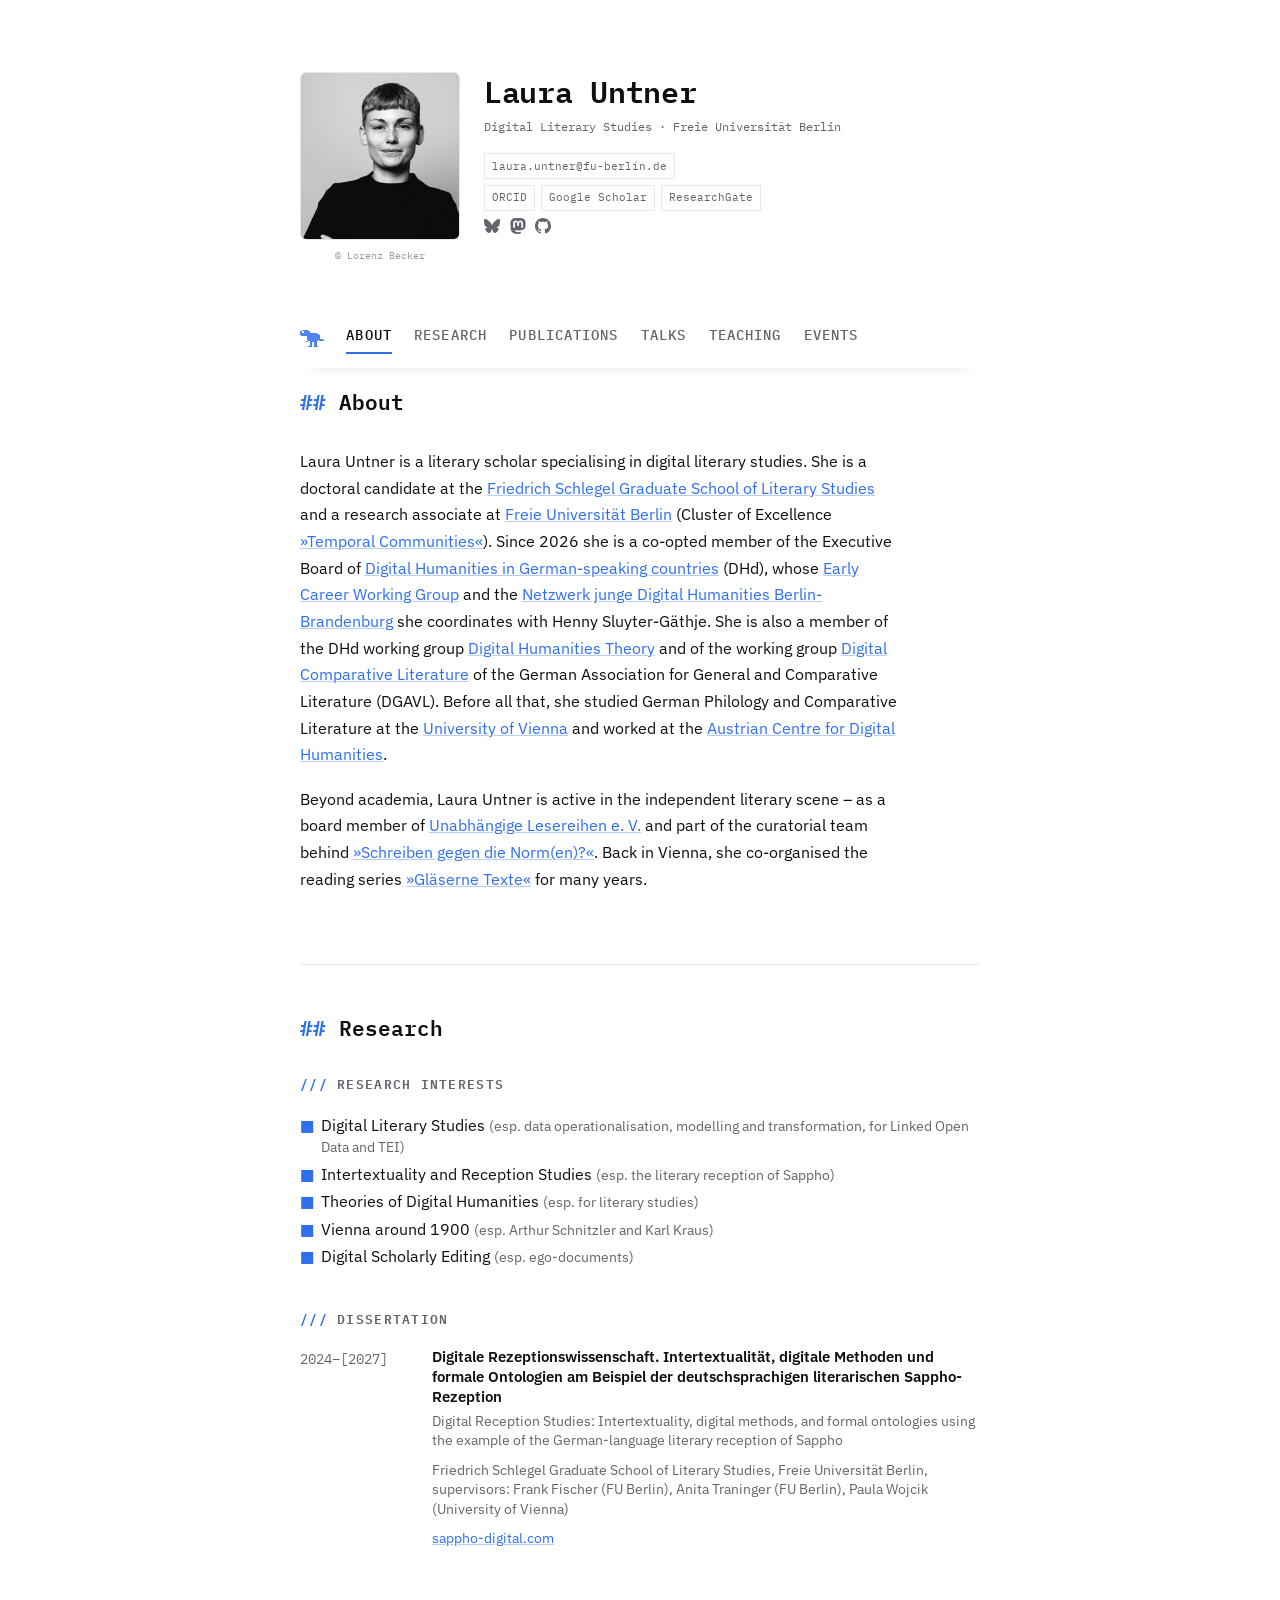
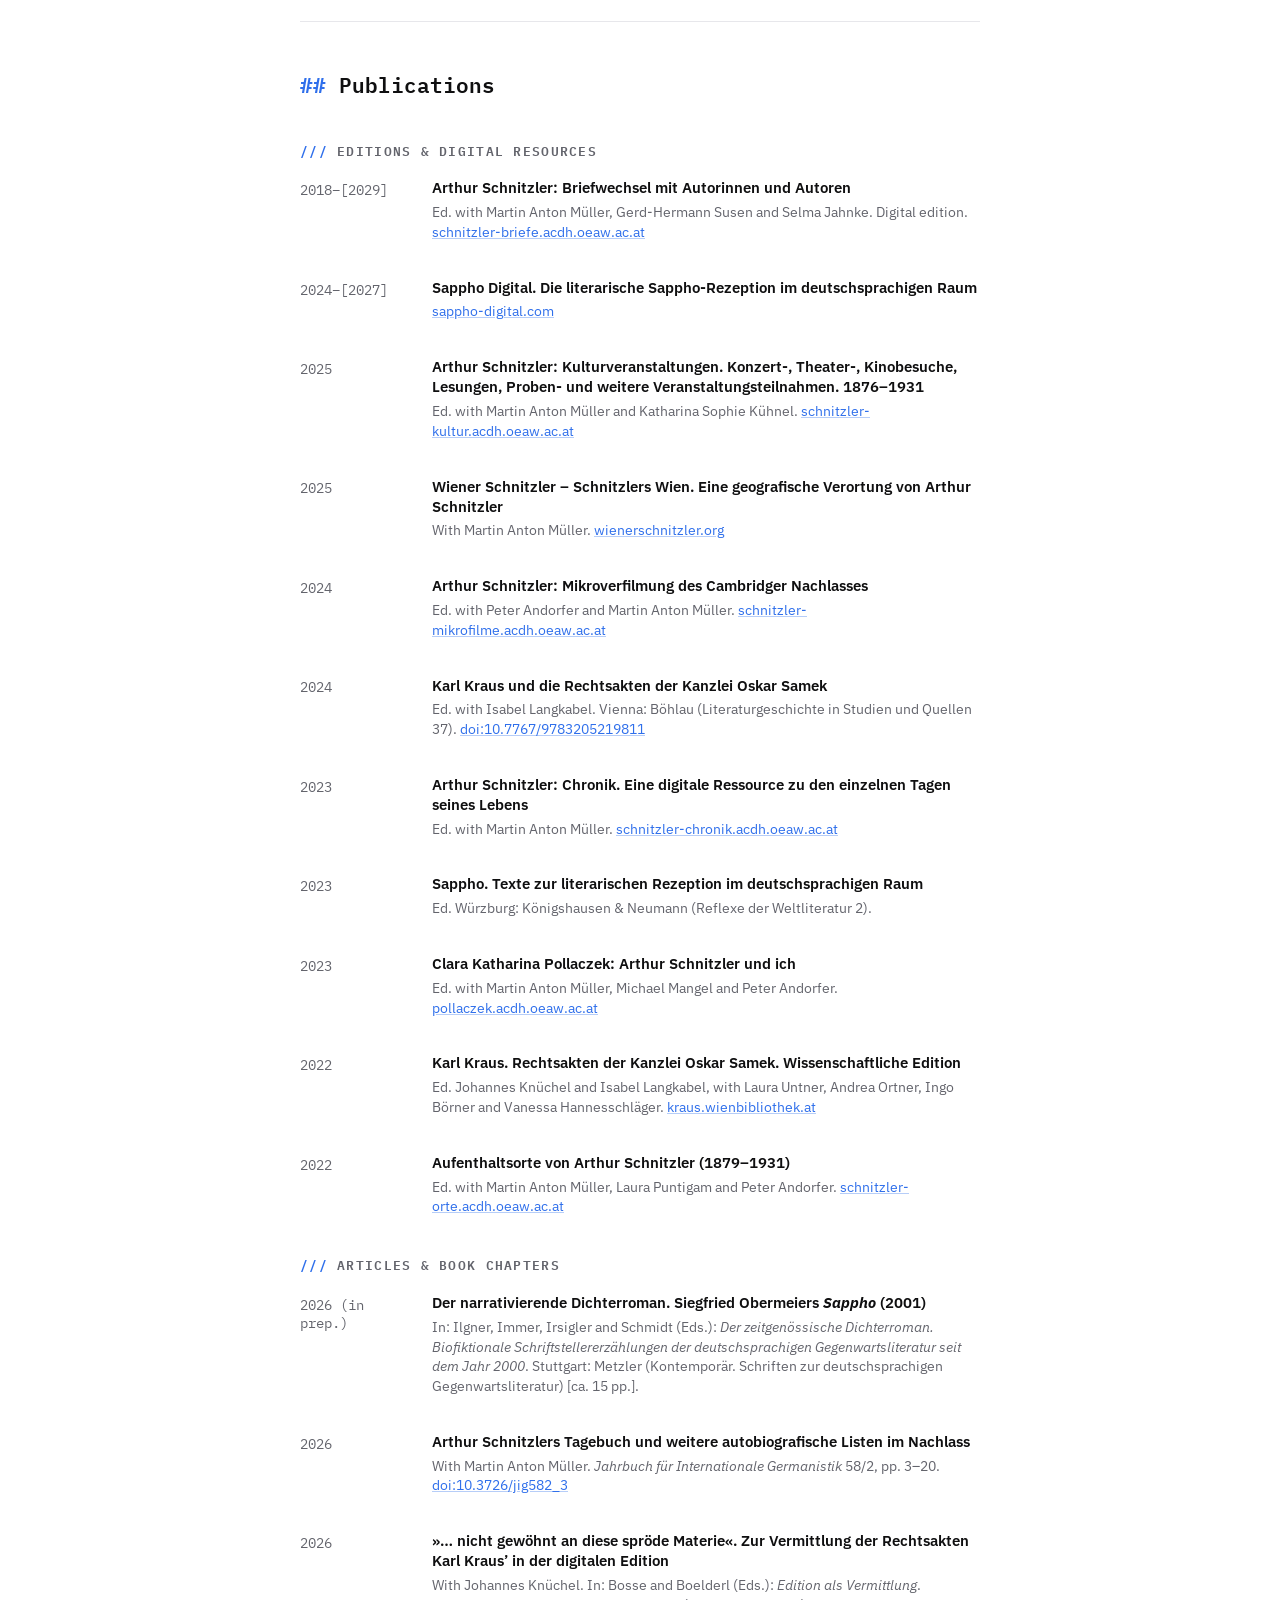
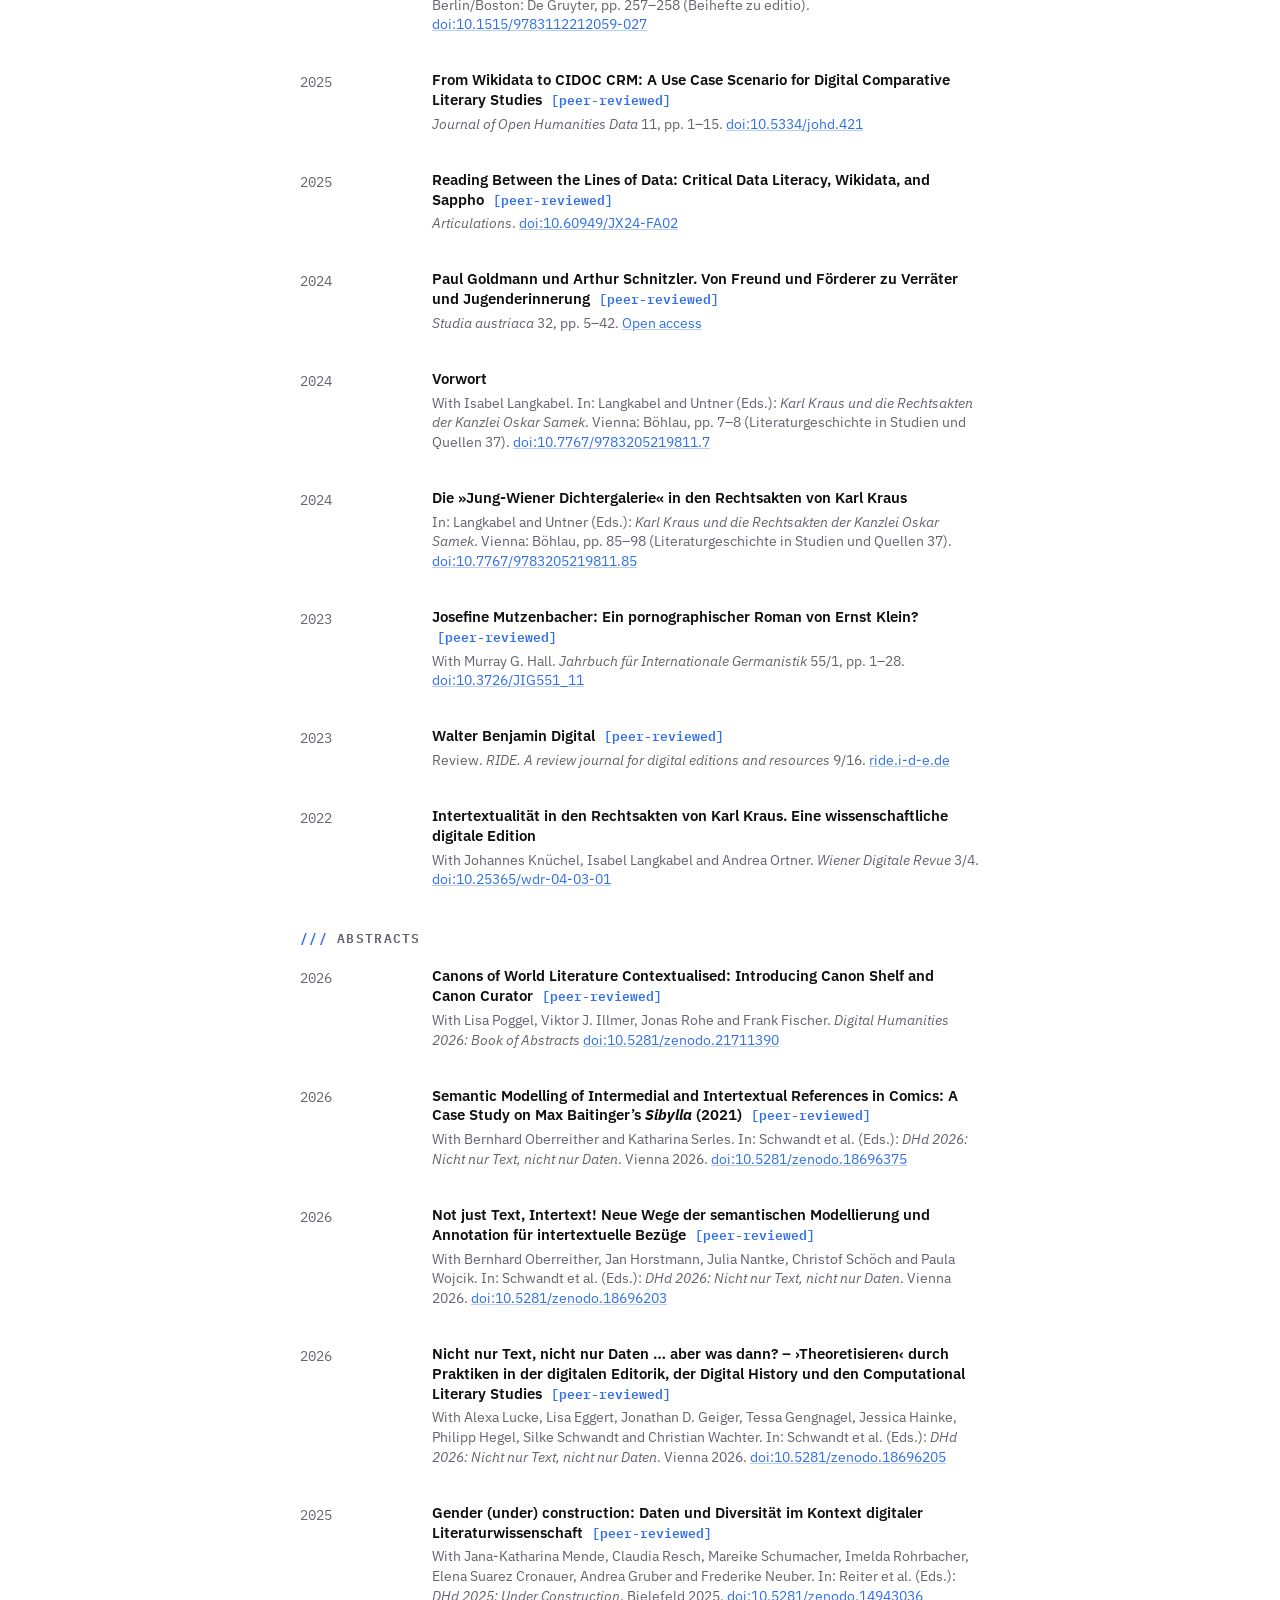
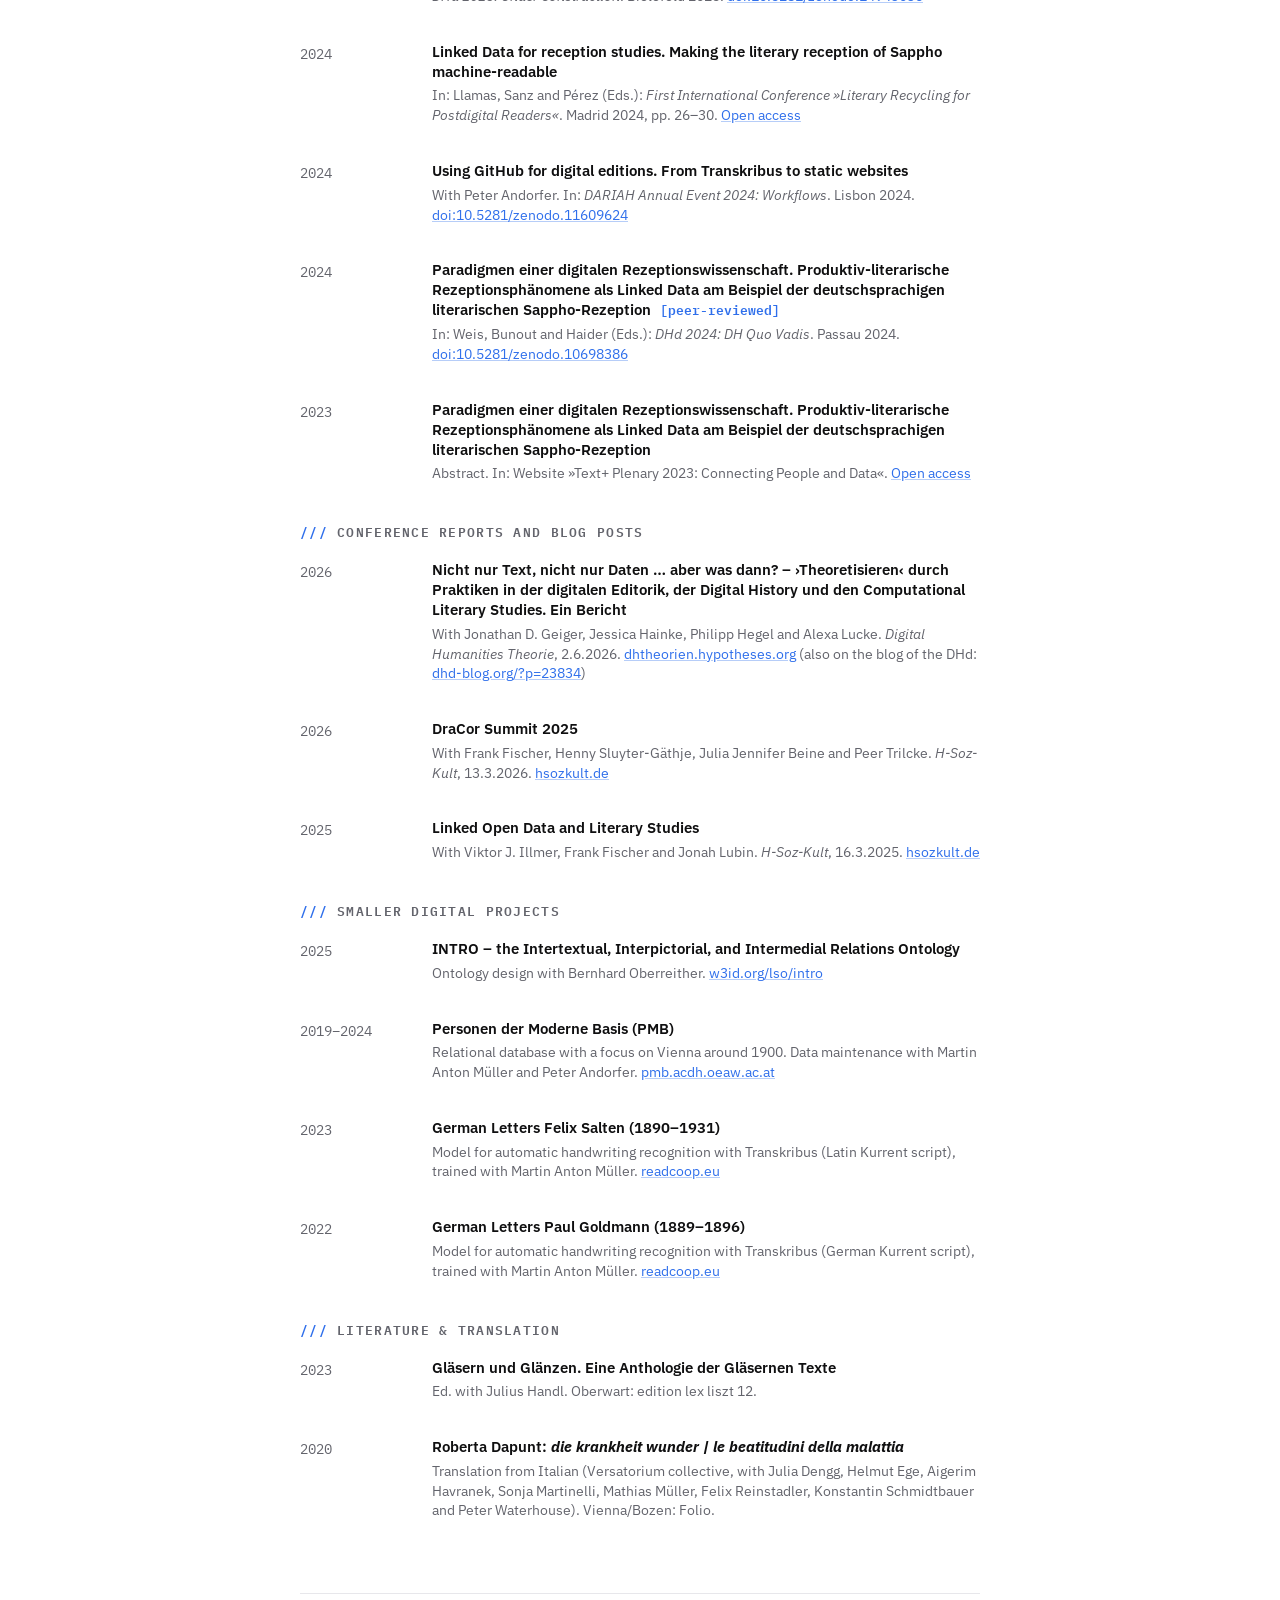
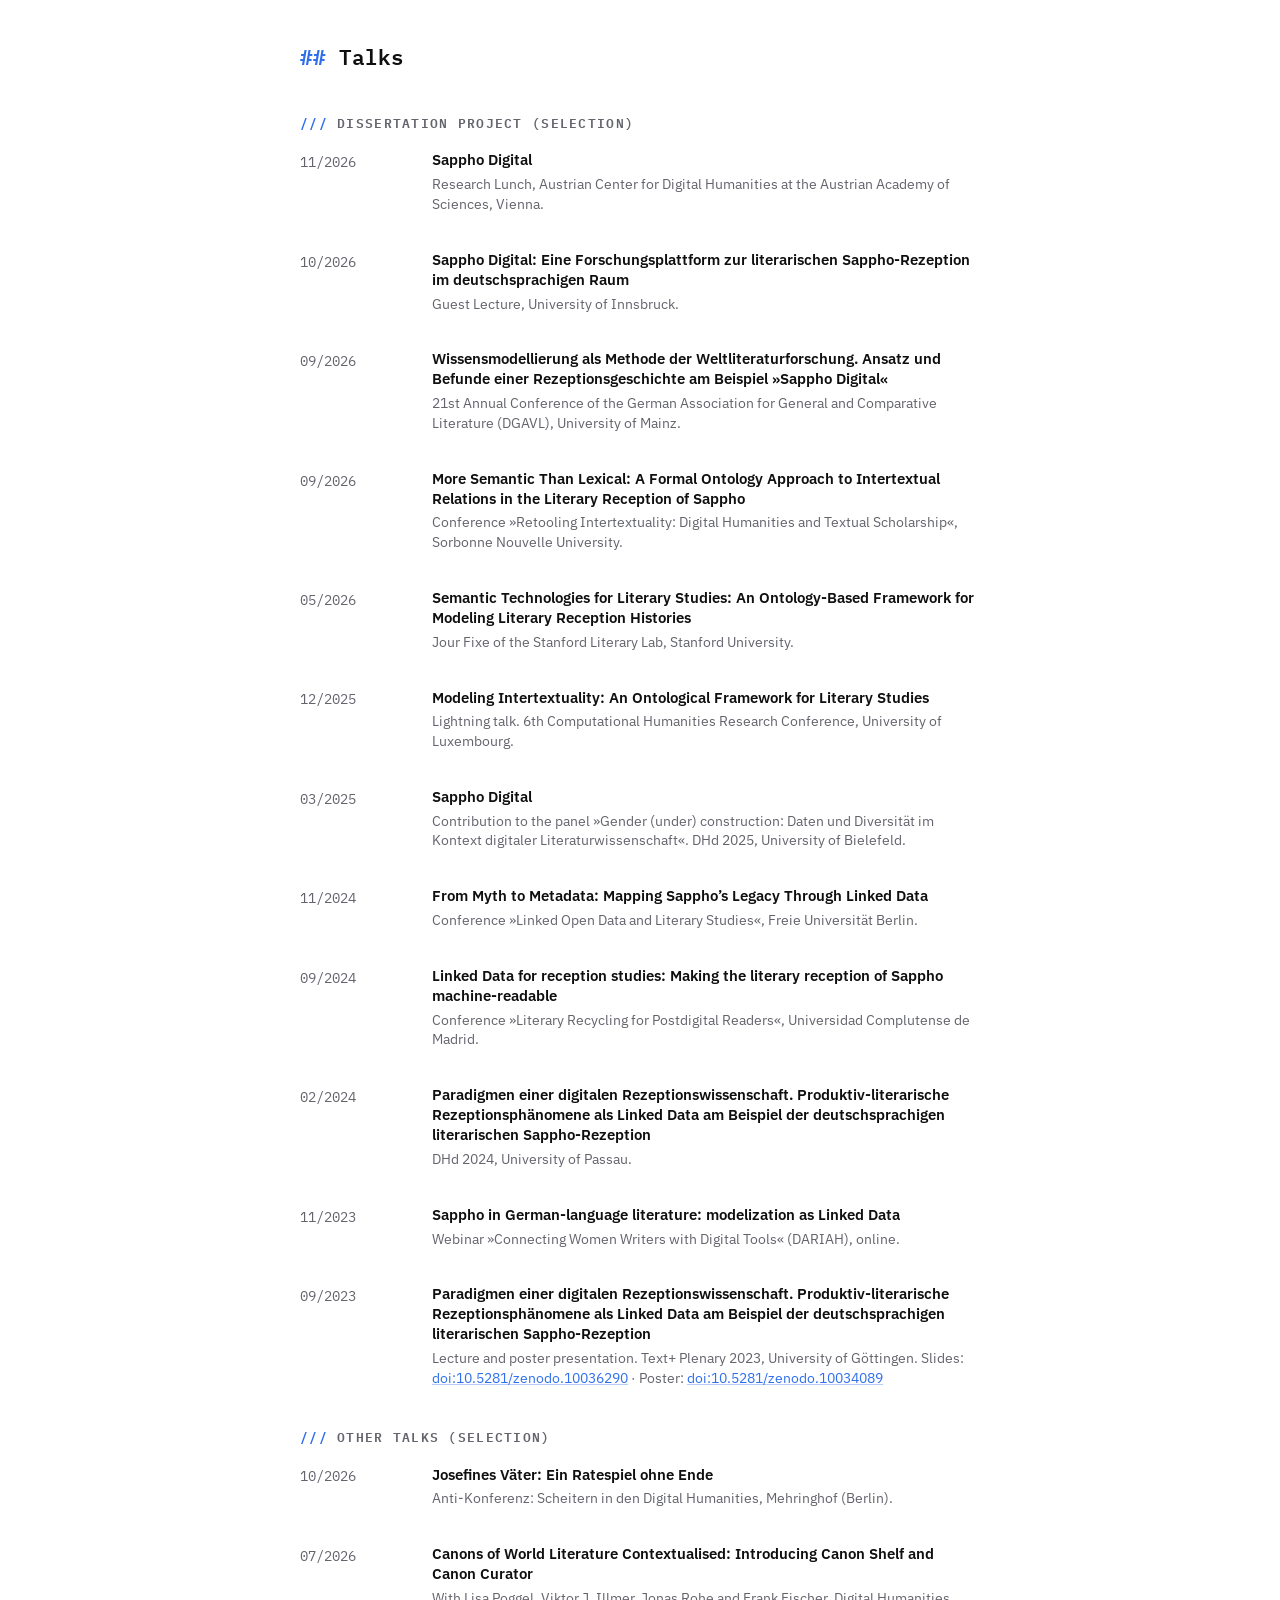
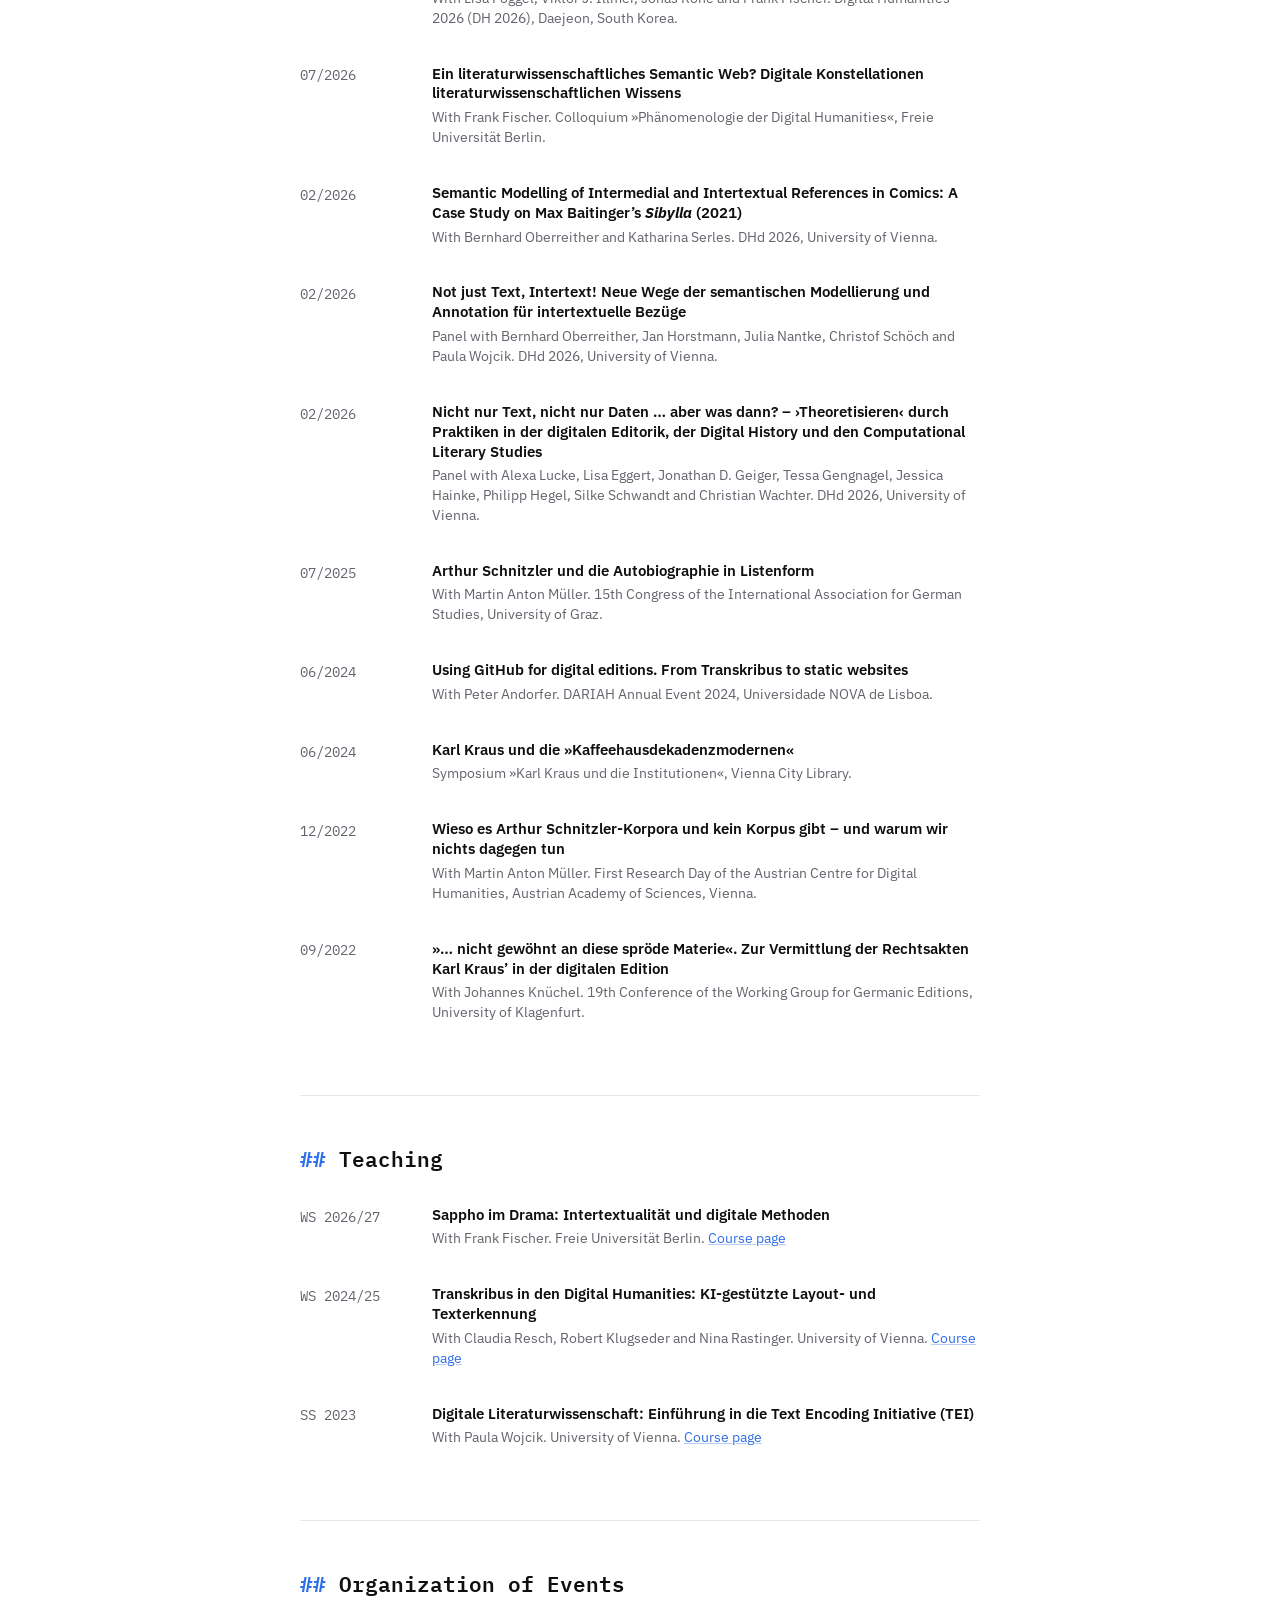
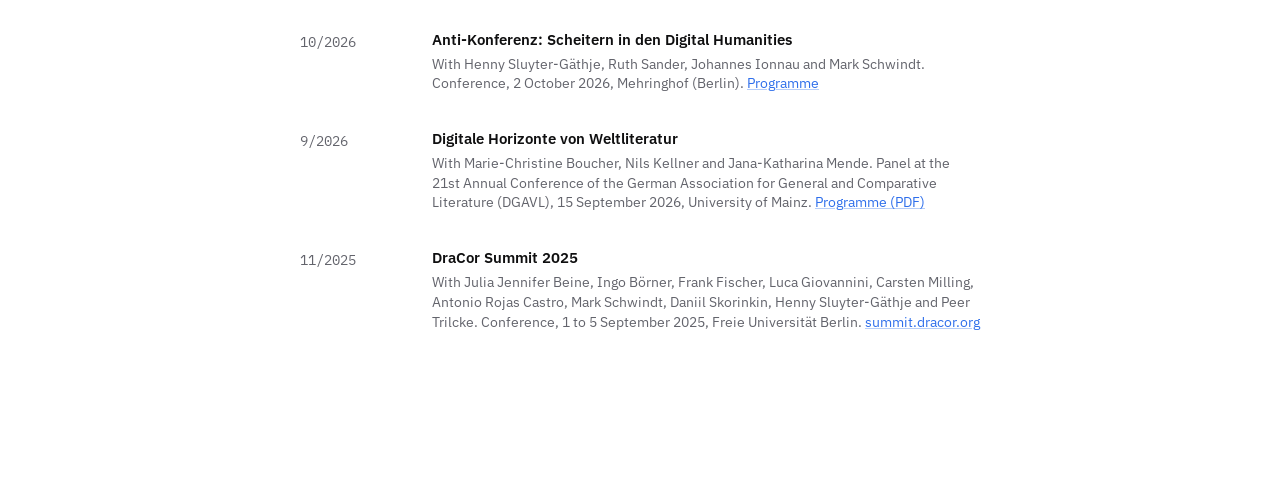
<file: index.html>
<!DOCTYPE html>
<html lang="en">
  <head>
    <meta charset="UTF-8">
    <meta name="viewport" content="width=device-width, initial-scale=1.0">
    <title>Laura Untner</title>
    <meta name="description"
      content="Personal website of Laura Untner, digital literary scholar and research associate at Freie Universität Berlin.">
    <link rel="canonical" href="https://laurauntner.github.io/website/">
    <link rel="icon" type="image/svg+xml" href="favicon.svg">
    <meta name="google-site-verification" content="TbLHPOV4fK9xuLxpstOZjK82Tkwj9Sb2tlBGU0cQ2wk" />
    <meta property="og:type" content="profile">
    <meta property="og:site_name" content="Laura Untner">
    <meta property="og:title" content="Laura Untner">
    <meta property="og:description"
      content="Personal website of Laura Untner, digital literary scholar and research associate at Freie Universität Berlin.">
    <meta property="og:url" content="https://laurauntner.github.io/website/">
    <meta property="og:image" content="https://laurauntner.github.io/website/image-small.jpg">
    <meta property="og:image:width" content="240">
    <meta property="og:image:height" content="320">
    <meta property="og:locale" content="en_US">
    <link rel="preconnect" href="https://fonts.googleapis.com">
    <link rel="preconnect" href="https://fonts.gstatic.com" crossorigin>
    <link rel="stylesheet"
      href="https://fonts.googleapis.com/css2?family=IBM+Plex+Mono:wght@400;500;600&family=IBM+Plex+Sans:ital,wght@0,400;0,500;0,600;1,400&display=swap">
    <link rel="stylesheet" href="style.css">
    <script type="application/ld+json">
{
    "@context": "https://schema.org",
    "@type": "Person",
    "name": "Laura Untner",
    "url": "https://laurauntner.github.io/website/",
    "image": "https://laurauntner.github.io/website/image-small.jpg",
    "jobTitle": "Doctoral Candidate and Research Associate",
    "affiliation": {
        "@type": "CollegeOrUniversity",
        "name": "Freie Universität Berlin",
        "url": "https://www.fu-berlin.de/"
    },
    "email": "mailto:laura.untner@fu-berlin.de",
    "sameAs": [
        "https://orcid.org/0000-0002-9649-0870",
        "https://www.researchgate.net/profile/Laura-Untner/publications",
        "https://scholar.google.com/citations?user=6FRvqJ8AAAAJ"
    ]
}</script>
  </head>
  <body>
    <div class="page">
      <header>
        <div class="header-top">
          <figure class="avatar">
            <img src="image-small.jpg" alt="Portrait of Laura Untner" width="240" height="320">
            <figcaption>© Lorenz Becker</figcaption>
          </figure>
          <div class="header-info">
            <h1>Laura Untner</h1>
            <p class="subtitle">Digital Literary Studies · Freie Universität Berlin</p>
            <div class="contact">
              <a href="mailto:laura.untner@fu-berlin.de">laura.untner@fu-berlin.de</a>
              <div class="contact-row">
                <a href="https://orcid.org/0000-0002-9649-0870" target="_blank">ORCID</a>
                <a href="https://scholar.google.com/citations?user=6FRvqJ8AAAAJ"
                  target="_blank">Google Scholar</a>
                <a href="https://www.researchgate.net/profile/Laura-Untner/publications"
                  target="_blank">ResearchGate</a>
              </div>
              <div class="social-icons">
                <a href="https://bsky.app/profile/luntner.bsky.social" target="_blank"
                  aria-label="Bluesky">
                  <svg viewBox="0 0 24 24" width="16" height="16" aria-hidden="true">
                    <path fill="currentColor"
                      d="M12 10.8c-1.087-2.114-4.046-6.053-6.798-7.995C2.566.944 1.561 1.266.902 1.565.139 1.908 0 3.08 0 3.768c0 .69.378 5.65.624 6.479.815 2.736 3.713 3.66 6.383 3.364.136-.02.275-.033.415-.049-.138.021-.276.033-.415.049-3.912.577-7.387 2.005-2.83 7.078 5.013 5.19 6.87-1.113 7.823-4.428.953 3.315 2.05 9.371 7.733 4.428 4.267-4.428 1.172-6.502-2.74-7.078a8.741 8.741 0 0 1-.415-.049c.14.016.279.028.415.049 2.67.297 5.568-.628 6.383-3.364.246-.828.624-5.79.624-6.478 0-.69-.139-1.861-.902-2.206-.659-.298-1.664-.62-4.3 1.24C16.046 4.748 13.087 8.687 12 10.8Z"
                    ></path>
                  </svg>
                </a>
                <a href="https://fedihum.org/@luntner" target="_blank" aria-label="Mastodon">
                  <svg viewBox="0 0 24 24" width="16" height="16" aria-hidden="true">
                    <path fill="currentColor"
                      d="M23.268 5.313c-.35-2.578-2.617-4.61-5.304-5.004C17.51.242 15.792 0 11.813 0h-.03c-3.98 0-4.835.242-5.288.309C3.882.692 1.496 2.518.917 5.127.64 6.412.61 7.837.661 9.143c.074 1.874.088 3.745.26 5.611.118 1.24.325 2.47.62 3.68.55 2.237 2.777 4.098 4.96 4.857 2.336.792 4.849.923 7.256.38.265-.061.527-.132.786-.213.585-.184 1.27-.39 1.774-.753a.057.057 0 0 0 .023-.043v-1.809a.052.052 0 0 0-.02-.041.053.053 0 0 0-.046-.01 20.282 20.282 0 0 1-4.709.545c-2.73 0-3.463-1.284-3.674-1.818a5.593 5.593 0 0 1-.319-1.433.053.053 0 0 1 .066-.054c1.517.363 3.072.546 4.632.546.376 0 .75 0 1.125-.01 1.57-.044 3.224-.124 4.768-.422.038-.008.077-.015.11-.024 2.435-.464 4.753-1.92 4.989-5.604.008-.145.03-1.52.03-1.67.002-.512.167-3.63-.024-5.545zm-3.748 9.195h-2.561V8.29c0-1.309-.55-1.976-1.67-1.976-1.23 0-1.846.79-1.846 2.35v3.403h-2.546V8.663c0-1.56-.617-2.35-1.848-2.35-1.112 0-1.668.668-1.67 1.977v6.218H4.822V8.102c0-1.31.337-2.35 1.011-3.12.696-.77 1.608-1.164 2.74-1.164 1.311 0 2.302.5 2.962 1.498l.638 1.06.638-1.06c.66-.999 1.65-1.498 2.96-1.498 1.13 0 2.043.395 2.74 1.164.675.77 1.012 1.81 1.012 3.12z"
                    ></path>
                  </svg>
                </a>
                <a href="https://github.com/laurauntner" target="_blank" aria-label="GitHub">
                  <svg viewBox="0 0 24 24" width="16" height="16" aria-hidden="true">
                    <path fill="currentColor"
                      d="M12 0c-6.626 0-12 5.373-12 12 0 5.302 3.438 9.8 8.207 11.387.599.111.793-.261.793-.577v-2.234c-3.338.726-4.033-1.416-4.033-1.416-.546-1.387-1.333-1.756-1.333-1.756-1.089-.745.083-.729.083-.729 1.205.084 1.839 1.237 1.839 1.237 1.07 1.834 2.807 1.304 3.492.997.107-.775.418-1.305.762-1.604-2.665-.305-5.467-1.334-5.467-5.931 0-1.311.469-2.381 1.236-3.221-.124-.303-.535-1.524.117-3.176 0 0 1.008-.322 3.301 1.23.957-.266 1.983-.399 3.003-.404 1.02.005 2.047.138 3.006.404 2.291-1.552 3.297-1.23 3.297-1.23.653 1.653.242 2.874.118 3.176.77.84 1.235 1.911 1.235 3.221 0 4.609-2.807 5.624-5.479 5.921.43.372.823 1.102.823 2.222v3.293c0 .319.192.694.801.576 4.765-1.589 8.199-6.086 8.199-11.386 0-6.627-5.373-12-12-12z"
                    ></path>
                  </svg>
                </a>
              </div>
            </div>
          </div>
        </div>
      </header>
      <div class="site-nav">
        <nav>
          <a href="index.html" class="nav-home" aria-label="Home">
            <svg class="dino-svg" viewBox="0 0 80 56" width="24" height="17" aria-hidden="true">
              <g fill="currentColor">
                <rect x="8" y="0" width="20" height="4"></rect>
                <rect x="0" y="4" width="8" height="4"></rect>
                <rect x="12" y="4" width="20" height="4"></rect>
                <rect x="0" y="8" width="32" height="4"></rect>
                <rect x="32" y="8" width="24" height="4"></rect>
                <rect x="0" y="12" width="32" height="4"></rect>
                <rect x="32" y="12" width="32" height="4"></rect>
                <rect x="4" y="16" width="28" height="4"></rect>
                <rect x="32" y="16" width="36" height="4"></rect>
                <rect x="24" y="20" width="44" height="4"></rect>
                <rect x="24" y="24" width="44" height="4"></rect>
                <rect x="24" y="28" width="40" height="4"></rect>
                <rect x="64" y="28" width="12" height="4"></rect>
                <rect x="28" y="32" width="32" height="4"></rect>
                <rect x="64" y="32" width="16" height="4"></rect>
                <rect x="20" y="36" width="8" height="4"></rect>
                <rect x="32" y="36" width="24" height="4"></rect>
                <rect x="32" y="40" width="8" height="4"></rect>
                <rect x="48" y="40" width="8" height="4"></rect>
                <rect x="32" y="44" width="8" height="4"></rect>
                <rect x="48" y="44" width="8" height="4"></rect>
                <rect x="32" y="48" width="8" height="4"></rect>
                <rect x="48" y="48" width="8" height="4"></rect>
              </g>
              <g class="legs-a" fill="currentColor">
                <rect x="28" y="52" width="12" height="4"></rect>
              </g>
              <g class="legs-b" fill="currentColor">
                <rect x="48" y="52" width="12" height="4"></rect>
              </g>
            </svg>
          </a>
          <a href="#about" class="active">About</a>
          <a href="#research">Research</a>
          <a href="#publications">Publications</a>
          <a href="#talks">Talks</a>
          <a href="#teaching">Teaching</a>
          <a href="#events">Events</a>
        </nav>
        <div class="subnav"></div>
      </div>
      <!-- ABOUT -->
      <section id="about">
        <h2 class="section-title">About</h2>
        <div class="about-text">
          <p>Laura Untner is a literary scholar specialising in digital literary studies. She is a
            doctoral candidate at the <a
              href="https://www.geisteswissenschaften.fu-berlin.de/friedrichschlegel/index.html"
              target="_blank">Friedrich Schlegel Graduate School of Literary Studies</a> and a
            research associate at <a href="https://www.fu-berlin.de/" target="_blank">Freie
              Universität Berlin</a> (Cluster of Excellence <a
              href="https://www.temporal-communities.de/" target="_blank">»Temporal
            Communities«</a>). Since 2026 she is a co-opted member of the Executive Board of <a
              href="https://digitalhumanities.de/" target="_blank">Digital Humanities in
              German-speaking countries</a> (DHd), whose <a
              href="https://digitalhumanities.de/ag-early-career/" target="_blank">Early Career
              Working Group</a> and the <a
              href="https://junge-dh-berlin-brandenburg.github.io/homepage/" target="_blank"
              >Netzwerk junge Digital Humanities Berlin-Brandenburg</a> she coordinates with Henny
            Sluyter-Gäthje. She is also a member of the DHd working group <a
              href="https://digitalhumanities.de/ag-digital-humanities-theorie/" target="_blank"
              >Digital Humanities Theory</a> and of the working group <a
              href="https://dgavl.de/digitale-komparatistik/" target="_blank">Digital Comparative
              Literature</a> of the German Association for General and Comparative Literature
            (DGAVL). Before all that, she studied German Philology and
            Comparative Literature at the <a href="https://www.univie.ac.at/" target="_blank"
              >University of Vienna</a> and worked at the <a
              href="https://www.oeaw.ac.at/de/acdh/acdh-home" target="_blank">Austrian Centre for
              Digital Humanities</a>.</p>
          <p>Beyond academia, Laura Untner is active in the independent literary scene – as a board
            member of <a href="https://www.lesereihen.org/" target="_blank">Unabhängige Lesereihen
              e. V.</a> and part of the curatorial team behind <a
              href="https://schreibengegendienormen.de/" target="_blank">»Schreiben gegen die
              Norm(en)?«</a>. Back in Vienna, she co-organised the reading series <a
              href="https://glaesernetexte.com/" target="_blank">»Gläserne Texte«</a> for many
            years.</p>
        </div>
      </section>
      <!-- RESEARCH -->
      <section id="research">
        <h2 class="section-title">Research</h2>
        <h3 id="research-interests">Research Interests</h3>
        <ul class="focus-list">
          <li>Digital Literary Studies <span>(esp. data operationalisation, modelling and
              transformation, for Linked Open Data and TEI)</span></li>
          <li>Intertextuality and Reception Studies <span>(esp. the literary reception of
              Sappho)</span></li>
          <li>Theories of Digital Humanities <span>(esp. for literary studies)</span></li>
          <li>Vienna around 1900 <span>(esp. Arthur Schnitzler and Karl Kraus)</span></li>
          <li>Digital Scholarly Editing <span>(esp. ego-documents)</span></li>
        </ul>
        <h3 id="dissertation">Dissertation</h3>
        <div class="entry">
          <div class="entry-date">2024–[2027]</div>
          <div class="entry-content">
            <div class="entry-title">Digitale Rezeptionswissenschaft. Intertextualität, digitale
              Methoden und formale Ontologien am Beispiel der deutschsprachigen literarischen
              Sappho-Rezeption</div>
            <div class="entry-body">Digital Reception Studies: Intertextuality, digital methods, and
              formal ontologies using the example of the German-language literary reception of
              Sappho</div>
            <div class="entry-body">Friedrich Schlegel Graduate School of Literary Studies, Freie
              Universität Berlin, supervisors: Frank Fischer (FU Berlin), Anita Traninger (FU
              Berlin), Paula Wojcik (University of Vienna)</div>
            <div class="entry-body">
              <a href="https://sappho-digital.com" target="_blank">sappho-digital.com</a>
            </div>
          </div>
        </div>
      </section>
      <!-- PUBLICATIONS -->
      <section id="publications">
        <h2 class="section-title">Publications</h2>
        <h3 id="editions-resources">Editions &amp; Digital Resources</h3>
        <div class="entry">
          <div class="entry-date">2018–[2029]</div>
          <div class="entry-content">
            <div class="entry-title">Arthur Schnitzler: Briefwechsel mit Autorinnen und
              Autoren</div>
            <div class="entry-body">Ed. with Martin Anton Müller, Gerd-Hermann Susen and Selma
              Jahnke. Digital edition. <a href="https://schnitzler-briefe.acdh.oeaw.ac.at"
                target="_blank">schnitzler-briefe.acdh.oeaw.ac.at</a>
            </div>
          </div>
        </div>
        <div class="entry">
          <div class="entry-date">2024–[2027]</div>
          <div class="entry-content">
            <div class="entry-title">Sappho Digital. Die literarische Sappho-Rezeption im
              deutschsprachigen Raum</div>
            <div class="entry-body">
              <a href="https://sappho-digital.com" target="_blank">sappho-digital.com</a>
            </div>
          </div>
        </div>
        <div class="entry">
          <div class="entry-date">2025</div>
          <div class="entry-content">
            <div class="entry-title">Arthur Schnitzler: Kulturveranstaltungen. Konzert-, Theater-,
              Kinobesuche, Lesungen, Proben- und weitere Veranstaltungsteilnahmen. 1876–1931</div>
            <div class="entry-body">Ed. with Martin Anton Müller and Katharina Sophie Kühnel. <a
                href="https://schnitzler-kultur.acdh.oeaw.ac.at" target="_blank"
                >schnitzler-kultur.acdh.oeaw.ac.at</a>
            </div>
          </div>
        </div>
        <div class="entry">
          <div class="entry-date">2025</div>
          <div class="entry-content">
            <div class="entry-title">Wiener Schnitzler – Schnitzlers Wien. Eine geografische
              Verortung von Arthur Schnitzler</div>
            <div class="entry-body">With Martin Anton Müller. <a href="https://wienerschnitzler.org"
                target="_blank">wienerschnitzler.org</a></div>
          </div>
        </div>
        <div class="entry">
          <div class="entry-date">2024</div>
          <div class="entry-content">
            <div class="entry-title">Arthur Schnitzler: Mikroverfilmung des Cambridger
              Nachlasses</div>
            <div class="entry-body">Ed. with Peter Andorfer and Martin Anton Müller. <a
                href="https://schnitzler-mikrofilme.acdh.oeaw.ac.at" target="_blank"
                >schnitzler-mikrofilme.acdh.oeaw.ac.at</a></div>
          </div>
        </div>
        <div class="entry">
          <div class="entry-date">2024</div>
          <div class="entry-content">
            <div class="entry-title">Karl Kraus und die Rechtsakten der Kanzlei Oskar Samek</div>
            <div class="entry-body">Ed. with Isabel Langkabel. Vienna: Böhlau (Literaturgeschichte
              in Studien und Quellen 37). <a href="https://doi.org/10.7767/9783205219811"
                target="_blank">doi:10.7767/9783205219811</a></div>
          </div>
        </div>
        <div class="entry">
          <div class="entry-date">2023</div>
          <div class="entry-content">
            <div class="entry-title">Arthur Schnitzler: Chronik. Eine digitale Ressource zu den
              einzelnen Tagen seines Lebens</div>
            <div class="entry-body">Ed. with Martin Anton Müller. <a
                href="https://schnitzler-chronik.acdh.oeaw.ac.at" target="_blank"
                >schnitzler-chronik.acdh.oeaw.ac.at</a></div>
          </div>
        </div>
        <div class="entry">
          <div class="entry-date">2023</div>
          <div class="entry-content">
            <div class="entry-title">Sappho. Texte zur literarischen Rezeption im deutschsprachigen
              Raum</div>
            <div class="entry-body">Ed. Würzburg: Königshausen &amp; Neumann (Reflexe der
              Weltliteratur 2).</div>
          </div>
        </div>
        <div class="entry">
          <div class="entry-date">2023</div>
          <div class="entry-content">
            <div class="entry-title">Clara Katharina Pollaczek: Arthur Schnitzler und ich</div>
            <div class="entry-body">Ed. with Martin Anton Müller, Michael Mangel and Peter Andorfer.
                <a href="https://pollaczek.acdh.oeaw.ac.at" target="_blank"
                >pollaczek.acdh.oeaw.ac.at</a></div>
          </div>
        </div>
        <div class="entry">
          <div class="entry-date">2022</div>
          <div class="entry-content">
            <div class="entry-title">Karl Kraus. Rechtsakten der Kanzlei Oskar Samek.
              Wissenschaftliche Edition</div>
            <div class="entry-body">Ed. Johannes Knüchel and Isabel Langkabel, with Laura Untner,
              Andrea Ortner, Ingo Börner and Vanessa Hannesschläger. <a
                href="https://www.kraus.wienbibliothek.at" target="_blank"
                >kraus.wienbibliothek.at</a></div>
          </div>
        </div>
        <div class="entry">
          <div class="entry-date">2022</div>
          <div class="entry-content">
            <div class="entry-title">Aufenthaltsorte von Arthur Schnitzler (1879–1931)</div>
            <div class="entry-body">Ed. with Martin Anton Müller, Laura Puntigam and Peter Andorfer.
                <a href="https://schnitzler-orte.acdh.oeaw.ac.at" target="_blank"
                >schnitzler-orte.acdh.oeaw.ac.at</a></div>
          </div>
        </div>
        <h3 id="articles-chapters">Articles &amp; Book Chapters</h3>
        <div class="entry">
          <div class="entry-date">2026 (in prep.)</div>
          <div class="entry-content">
            <div class="entry-title">Der narrativierende Dichterroman. Siegfried Obermeiers
                  <em><strong>Sappho</strong></em> (2001)</div>
            <div class="entry-body">In: Ilgner, Immer, Irsigler and Schmidt (Eds.): <em>Der
                zeitgenössische Dichterroman. Biofiktionale Schriftstellererzählungen der
                deutschsprachigen Gegenwartsliteratur seit dem Jahr 2000</em>. Stuttgart: Metzler
              (Kontemporär. Schriften zur deutschsprachigen Gegenwartsliteratur) [ca. 15 pp.].</div>
          </div>
        </div>
        <div class="entry">
          <div class="entry-date">2026</div>
          <div class="entry-content">
            <div class="entry-title">Arthur Schnitzlers Tagebuch und weitere autobiografische Listen
              im Nachlass</div>
            <div class="entry-body">With Martin Anton Müller. <em>Jahrbuch für Internationale
                Germanistik</em> 58/2, pp. 3–20. <a href="https://doi.org/10.3726/jig582_3"
                >doi:10.3726/jig582_3</a></div>
          </div>
        </div>
        <div class="entry">
          <div class="entry-date">2026</div>
          <div class="entry-content">
            <div class="entry-title">»… nicht gewöhnt an diese spröde Materie«. Zur Vermittlung der
              Rechtsakten Karl Kraus’ in der digitalen Edition</div>
            <div class="entry-body">With Johannes Knüchel. In: Bosse and Boelderl (Eds.):
                <em>Edition als Vermittlung</em>. Berlin/Boston: De Gruyter, pp. 257–258 (Beihefte
              zu editio). <a href="https://doi.org/10.1515/9783112212059-027" target="_blank"
                >doi:10.1515/9783112212059-027</a></div>
          </div>
        </div>
        <div class="entry">
          <div class="entry-date">2025</div>
          <div class="entry-content">
            <div class="entry-title">From Wikidata to CIDOC CRM: A Use Case Scenario for Digital
              Comparative Literary Studies <span class="tag">peer-reviewed</span></div>
            <div class="entry-body"><em>Journal of Open Humanities Data</em> 11, pp. 1–15. <a
                href="https://doi.org/10.5334/johd.421" target="_blank"
              >doi:10.5334/johd.421</a></div>
          </div>
        </div>
        <div class="entry">
          <div class="entry-date">2025</div>
          <div class="entry-content">
            <div class="entry-title">Reading Between the Lines of Data: Critical Data Literacy,
              Wikidata, and Sappho <span class="tag">peer-reviewed</span></div>
            <div class="entry-body"><em>Articulations</em>. <a
                href="https://doi.org/10.60949/JX24-FA02" target="_blank"
              >doi:10.60949/JX24-FA02</a></div>
          </div>
        </div>
        <div class="entry">
          <div class="entry-date">2024</div>
          <div class="entry-content">
            <div class="entry-title">Paul Goldmann und Arthur Schnitzler. Von Freund und Förderer zu
              Verräter und Jugenderinnerung <span class="tag">peer-reviewed</span></div>
            <div class="entry-body"><em>Studia austriaca</em> 32, pp. 5–42. <a
                href="https://riviste.unimi.it/index.php/StudiaAustriaca/article/view/23734"
                target="_blank">Open access</a></div>
          </div>
        </div>
        <div class="entry">
          <div class="entry-date">2024</div>
          <div class="entry-content">
            <div class="entry-title">Vorwort</div>
            <div class="entry-body">With Isabel Langkabel. In: Langkabel and Untner (Eds.): <em>Karl
                Kraus und die Rechtsakten der Kanzlei Oskar Samek</em>. Vienna: Böhlau, pp. 7–8
              (Literaturgeschichte in Studien und Quellen 37). <a
                href="https://doi.org/10.7767/9783205219811.7" target="_blank"
                >doi:10.7767/9783205219811.7</a></div>
          </div>
        </div>
        <div class="entry">
          <div class="entry-date">2024</div>
          <div class="entry-content">
            <div class="entry-title">Die »Jung-Wiener Dichtergalerie« in den Rechtsakten von Karl
              Kraus</div>
            <div class="entry-body">In: Langkabel and Untner (Eds.): <em>Karl Kraus und die
                Rechtsakten der Kanzlei Oskar Samek</em>. Vienna: Böhlau, pp. 85–98
              (Literaturgeschichte in Studien und Quellen 37). <a
                href="https://doi.org/10.7767/9783205219811.85" target="_blank"
                >doi:10.7767/9783205219811.85</a></div>
          </div>
        </div>
        <div class="entry">
          <div class="entry-date">2023</div>
          <div class="entry-content">
            <div class="entry-title">Josefine Mutzenbacher: Ein pornographischer Roman von Ernst
              Klein? <span class="tag">peer-reviewed</span></div>
            <div class="entry-body">With Murray G. Hall. <em>Jahrbuch für Internationale
                Germanistik</em> 55/1, pp. 1–28. <a href="https://doi.org/10.3726/JIG551_11"
                target="_blank">doi:10.3726/JIG551_11</a></div>
          </div>
        </div>
        <div class="entry">
          <div class="entry-date">2023</div>
          <div class="entry-content">
            <div class="entry-title">Walter Benjamin Digital <span class="tag"
              >peer-reviewed</span></div>
            <div class="entry-body">Review. <em>RIDE. A review journal for digital editions and
                resources</em> 9/16. <a
                href="https://ride.i-d-e.de/issues/issue-16/walter-benjamin-digital" target="_blank"
                >ride.i-d-e.de</a></div>
          </div>
        </div>
        <div class="entry">
          <div class="entry-date">2022</div>
          <div class="entry-content">
            <div class="entry-title">Intertextualität in den Rechtsakten von Karl Kraus. Eine
              wissenschaftliche digitale Edition</div>
            <div class="entry-body">With Johannes Knüchel, Isabel Langkabel and Andrea Ortner.
                <em>Wiener Digitale Revue</em> 3/4. <a href="https://doi.org/10.25365/wdr-04-03-01"
                target="_blank">doi:10.25365/wdr-04-03-01</a></div>
          </div>
        </div>
        <h3 id="abstracts">Abstracts</h3>
        <div class="entry">
          <div class="entry-date">2026</div>
          <div class="entry-content">
            <div class="entry-title">Canons of World Literature Contextualised: Introducing Canon
              Shelf and Canon Curator <span class="tag">peer-reviewed</span></div>
            <div class="entry-body">With Lisa Poggel, Viktor J. Illmer, Jonas Rohe and Frank
              Fischer. <em>Digital Humanities 2026: Book of Abstracts</em>
              <a href="https://doi.org/10.5281/zenodo.21711390" target="_blank"
                >doi:10.5281/zenodo.21711390</a></div>
          </div>
        </div>
        <div class="entry">
          <div class="entry-date">2026</div>
          <div class="entry-content">
            <div class="entry-title">Semantic Modelling of Intermedial and Intertextual References
              in Comics: A Case Study on Max Baitinger’s <em><strong>Sibylla</strong></em> (2021)
                <span class="tag">peer-reviewed</span></div>
            <div class="entry-body">With Bernhard Oberreither and Katharina Serles. In: Schwandt et
              al. (Eds.): <em>DHd 2026: Nicht nur Text, nicht nur Daten</em>. Vienna 2026. <a
                href="https://doi.org/10.5281/zenodo.18696375" target="_blank"
                >doi:10.5281/zenodo.18696375</a></div>
          </div>
        </div>
        <div class="entry">
          <div class="entry-date">2026</div>
          <div class="entry-content">
            <div class="entry-title">Not just Text, Intertext! Neue Wege der semantischen
              Modellierung und Annotation für intertextuelle Bezüge <span class="tag"
                >peer-reviewed</span></div>
            <div class="entry-body">With Bernhard Oberreither, Jan Horstmann, Julia Nantke, Christof
              Schöch and Paula Wojcik. In: Schwandt et al. (Eds.): <em>DHd 2026: Nicht nur Text,
                nicht nur Daten</em>. Vienna 2026. <a href="https://doi.org/10.5281/zenodo.18696203"
                target="_blank">doi:10.5281/zenodo.18696203</a></div>
          </div>
        </div>
        <div class="entry">
          <div class="entry-date">2026</div>
          <div class="entry-content">
            <div class="entry-title">Nicht nur Text, nicht nur Daten … aber was dann? –
              ›Theoretisieren‹ durch Praktiken in der digitalen Editorik, der Digital History und
              den Computational Literary Studies <span class="tag">peer-reviewed</span></div>
            <div class="entry-body">With Alexa Lucke, Lisa Eggert, Jonathan D. Geiger, Tessa
              Gengnagel, Jessica Hainke, Philipp Hegel, Silke Schwandt and Christian Wachter. In:
              Schwandt et al. (Eds.): <em>DHd 2026: Nicht nur Text, nicht nur Daten</em>. Vienna
              2026. <a href="https://doi.org/10.5281/zenodo.18696205" target="_blank"
                >doi:10.5281/zenodo.18696205</a></div>
          </div>
        </div>
        <div class="entry">
          <div class="entry-date">2025</div>
          <div class="entry-content">
            <div class="entry-title">Gender (under) construction: Daten und Diversität im Kontext
              digitaler Literaturwissenschaft <span class="tag">peer-reviewed</span></div>
            <div class="entry-body">With Jana-Katharina Mende, Claudia Resch, Mareike Schumacher,
              Imelda Rohrbacher, Elena Suarez Cronauer, Andrea Gruber and Frederike Neuber. In:
              Reiter et al. (Eds.): <em>DHd 2025: Under Construction</em>. Bielefeld 2025. <a
                href="https://doi.org/10.5281/zenodo.14943036" target="_blank"
                >doi:10.5281/zenodo.14943036</a></div>
          </div>
        </div>
        <div class="entry">
          <div class="entry-date">2024</div>
          <div class="entry-content">
            <div class="entry-title">Linked Data for reception studies. Making the literary
              reception of Sappho machine-readable</div>
            <div class="entry-body">In: Llamas, Sanz and Pérez (Eds.): <em>First International
                Conference »Literary Recycling for Postdigital Readers«</em>. Madrid 2024, pp.
              26–30. <a
                href="https://www.ucm.es/leethi/file/abstracts-literaryrecycling-26-27-9-2024-1"
                target="_blank">Open access</a></div>
          </div>
        </div>
        <div class="entry">
          <div class="entry-date">2024</div>
          <div class="entry-content">
            <div class="entry-title">Using GitHub for digital editions. From Transkribus to static
              websites</div>
            <div class="entry-body">With Peter Andorfer. In: <em>DARIAH Annual Event 2024:
                Workflows</em>. Lisbon 2024. <a href="https://doi.org/10.5281/zenodo.11609624"
                target="_blank">doi:10.5281/zenodo.11609624</a></div>
          </div>
        </div>
        <div class="entry">
          <div class="entry-date">2024</div>
          <div class="entry-content">
            <div class="entry-title">Paradigmen einer digitalen Rezeptionswissenschaft.
              Produktiv-literarische Rezeptionsphänomene als Linked Data am Beispiel der
              deutschsprachigen literarischen Sappho-Rezeption <span class="tag"
                >peer-reviewed</span></div>
            <div class="entry-body">In: Weis, Bunout and Haider (Eds.): <em>DHd 2024: DH Quo
                Vadis</em>. Passau 2024. <a href="https://doi.org/10.5281/zenodo.10698386"
                target="_blank">doi:10.5281/zenodo.10698386</a></div>
          </div>
        </div>
        <div class="entry">
          <div class="entry-date">2023</div>
          <div class="entry-content">
            <div class="entry-title">Paradigmen einer digitalen Rezeptionswissenschaft.
              Produktiv-literarische Rezeptionsphänomene als Linked Data am Beispiel der
              deutschsprachigen literarischen Sappho-Rezeption</div>
            <div class="entry-body">Abstract. In: Website »Text+ Plenary 2023: Connecting People and
              Data«. <a href="https://textplus.sync.academiccloud.de/s/SSFZzojHQF69R8q"
                target="_blank">Open access</a></div>
          </div>
        </div>
        <h3 id="conference-reports">Conference Reports and Blog Posts</h3>
        <div class="entry">
          <div class="entry-date">2026</div>
          <div class="entry-content">
            <div class="entry-title">Nicht nur Text, nicht nur Daten … aber was dann? –
              ›Theoretisieren‹ durch Praktiken in der digitalen Editorik, der Digital History und
              den Computational Literary Studies. Ein Bericht</div>
            <div class="entry-body">With Jonathan D. Geiger, Jessica Hainke, Philipp Hegel and Alexa
              Lucke. <em>Digital Humanities Theorie</em>, 2.6.2026. <a
                href="https://dhtheorien.hypotheses.org/2442" target="_blank"
                >dhtheorien.hypotheses.org</a> (also on the blog of the DHd: <a
                href="https://dhd-blog.org/?p=23834" target="_blank"
              >dhd-blog.org/?p=23834</a>)</div>
          </div>
        </div>
        <div class="entry">
          <div class="entry-date">2026</div>
          <div class="entry-content">
            <div class="entry-title">DraCor Summit 2025</div>
            <div class="entry-body">With Frank Fischer, Henny Sluyter-Gäthje, Julia Jennifer Beine
              and Peer Trilcke. <em>H-Soz-Kult</em>, 13.3.2026. <a
                href="https://www.hsozkult.de/conferencereport/id/fdkn-160945" target="_blank"
                >hsozkult.de</a></div>
          </div>
        </div>
        <div class="entry">
          <div class="entry-date">2025</div>
          <div class="entry-content">
            <div class="entry-title">Linked Open Data and Literary Studies</div>
            <div class="entry-body">With Viktor J. Illmer, Frank Fischer and Jonah Lubin.
                <em>H-Soz-Kult</em>, 16.3.2025. <a
                href="https://www.hsozkult.de/conferencereport/id/fdkn-153755" target="_blank"
                >hsozkult.de</a></div>
          </div>
        </div>
        <h3 id="smaller-digital-projects">Smaller Digital Projects</h3>
        <div class="entry">
          <div class="entry-date">2025</div>
          <div class="entry-content">
            <div class="entry-title">INTRO – the Intertextual, Interpictorial, and Intermedial
              Relations Ontology</div>
            <div class="entry-body">Ontology design with Bernhard Oberreither. <a
                href="https://w3id.org/lso/intro/beta202506#" target="_blank"
              >w3id.org/lso/intro</a></div>
          </div>
        </div>
        <div class="entry">
          <div class="entry-date">2019–2024</div>
          <div class="entry-content">
            <div class="entry-title">Personen der Moderne Basis (PMB)</div>
            <div class="entry-body">Relational database with a focus on Vienna around 1900. Data
              maintenance with Martin Anton Müller and Peter Andorfer. <a
                href="https://pmb.acdh.oeaw.ac.at" target="_blank">pmb.acdh.oeaw.ac.at</a></div>
          </div>
        </div>
        <div class="entry">
          <div class="entry-date">2023</div>
          <div class="entry-content">
            <div class="entry-title">German Letters Felix Salten (1890–1931)</div>
            <div class="entry-body">Model for automatic handwriting recognition with Transkribus
              (Latin Kurrent script), trained with Martin Anton Müller. <a
                href="https://readcoop.eu/model/german-letters-felix-salten-1890-1931/"
                target="_blank">readcoop.eu</a></div>
          </div>
        </div>
        <div class="entry">
          <div class="entry-date">2022</div>
          <div class="entry-content">
            <div class="entry-title">German Letters Paul Goldmann (1889–1896)</div>
            <div class="entry-body">Model for automatic handwriting recognition with Transkribus
              (German Kurrent script), trained with Martin Anton Müller. <a
                href="https://readcoop.eu/model/paul-goldmann_german-kurrent_1889-96_v1/"
                target="_blank">readcoop.eu</a>
            </div>
          </div>
        </div>
        <h3 id="literature-translation">Literature &amp; Translation</h3>
        <div class="entry">
          <div class="entry-date">2023</div>
          <div class="entry-content">
            <div class="entry-title">Gläsern und Glänzen. Eine Anthologie der Gläsernen Texte</div>
            <div class="entry-body">Ed. with Julius Handl. Oberwart: edition lex liszt 12.</div>
          </div>
        </div>
        <div class="entry">
          <div class="entry-date">2020</div>
          <div class="entry-content">
            <div class="entry-title">Roberta Dapunt: <em><strong>die krankheit wunder | le
                  beatitudini della malattia</strong></em></div>
            <div class="entry-body">Translation from Italian (Versatorium collective, with Julia
              Dengg, Helmut Ege, Aigerim Havranek, Sonja Martinelli, Mathias Müller, Felix
              Reinstadler, Konstantin Schmidtbauer and Peter Waterhouse). Vienna/Bozen: Folio.</div>
          </div>
        </div>
      </section>
      <!-- TALKS -->
      <section id="talks">
        <h2 class="section-title">Talks</h2>
        <h3 id="dissertation-talks">Dissertation Project (Selection)</h3>
        <div class="entry">
          <div class="entry-date">11/2026</div>
          <div class="entry-content">
            <div class="entry-title">Sappho Digital</div>
            <div class="entry-body">Research Lunch, Austrian Center for Digital Humanities at the
              Austrian Academy of Sciences, Vienna.</div>
          </div>
        </div>
        <div class="entry">
          <div class="entry-date">10/2026</div>
          <div class="entry-content">
            <div class="entry-title">Sappho Digital: Eine Forschungsplattform zur literarischen
              Sappho-Rezeption im deutschsprachigen Raum</div>
            <div class="entry-body">Guest Lecture, University of Innsbruck.</div>
          </div>
        </div>
        <div class="entry">
          <div class="entry-date">09/2026</div>
          <div class="entry-content">
            <div class="entry-title">Wissensmodellierung als Methode der Weltliteraturforschung.
              Ansatz und Befunde einer Rezeptionsgeschichte am Beispiel »Sappho Digital«</div>
            <div class="entry-body">21st Annual Conference of the German Association for General and
              Comparative Literature (DGAVL), University of Mainz.</div>
          </div>
        </div>
        <div class="entry">
          <div class="entry-date">09/2026</div>
          <div class="entry-content">
            <div class="entry-title">More Semantic Than Lexical: A Formal Ontology Approach to
              Intertextual Relations in the Literary Reception of Sappho</div>
            <div class="entry-body">Conference »Retooling Intertextuality: Digital Humanities and
              Textual Scholarship«, Sorbonne Nouvelle University.</div>
          </div>
        </div>
        <div class="entry">
          <div class="entry-date">05/2026</div>
          <div class="entry-content">
            <div class="entry-title">Semantic Technologies for Literary Studies: An Ontology-Based
              Framework for Modeling Literary Reception Histories</div>
            <div class="entry-body">Jour Fixe of the Stanford Literary Lab, Stanford
              University.</div>
          </div>
        </div>
        <div class="entry">
          <div class="entry-date">12/2025</div>
          <div class="entry-content">
            <div class="entry-title">Modeling Intertextuality: An Ontological Framework for Literary
              Studies</div>
            <div class="entry-body">Lightning talk. 6th Computational Humanities Research
              Conference, University of Luxembourg.</div>
          </div>
        </div>
        <div class="entry">
          <div class="entry-date">03/2025</div>
          <div class="entry-content">
            <div class="entry-title">Sappho Digital</div>
            <div class="entry-body">Contribution to the panel »Gender (under) construction: Daten
              und Diversität im Kontext digitaler Literaturwissenschaft«. DHd 2025, University of
              Bielefeld.</div>
          </div>
        </div>
        <div class="entry">
          <div class="entry-date">11/2024</div>
          <div class="entry-content">
            <div class="entry-title">From Myth to Metadata: Mapping Sappho’s Legacy Through Linked
              Data</div>
            <div class="entry-body">Conference »Linked Open Data and Literary Studies«, Freie
              Universität Berlin.</div>
          </div>
        </div>
        <div class="entry">
          <div class="entry-date">09/2024</div>
          <div class="entry-content">
            <div class="entry-title">Linked Data for reception studies: Making the literary
              reception of Sappho machine-readable</div>
            <div class="entry-body">Conference »Literary Recycling for Postdigital Readers«,
              Universidad Complutense de Madrid.</div>
          </div>
        </div>
        <div class="entry">
          <div class="entry-date">02/2024</div>
          <div class="entry-content">
            <div class="entry-title">Paradigmen einer digitalen Rezeptionswissenschaft.
              Produktiv-literarische Rezeptionsphänomene als Linked Data am Beispiel der
              deutschsprachigen literarischen Sappho-Rezeption</div>
            <div class="entry-body">DHd 2024, University of Passau.</div>
          </div>
        </div>
        <div class="entry">
          <div class="entry-date">11/2023</div>
          <div class="entry-content">
            <div class="entry-title">Sappho in German-language literature: modelization as Linked
              Data</div>
            <div class="entry-body">Webinar »Connecting Women Writers with Digital Tools« (DARIAH),
              online.</div>
          </div>
        </div>
        <div class="entry">
          <div class="entry-date">09/2023</div>
          <div class="entry-content">
            <div class="entry-title">Paradigmen einer digitalen Rezeptionswissenschaft.
              Produktiv-literarische Rezeptionsphänomene als Linked Data am Beispiel der
              deutschsprachigen literarischen Sappho-Rezeption</div>
            <div class="entry-body">Lecture and poster presentation. Text+ Plenary 2023, University
              of Göttingen. Slides: <a href="https://doi.org/10.5281/zenodo.10036290"
                target="_blank">doi:10.5281/zenodo.10036290</a> · Poster: <a
                href="https://doi.org/10.5281/zenodo.10034089" target="_blank"
                >doi:10.5281/zenodo.10034089</a></div>
          </div>
        </div>
        <h3 id="other-talks">Other Talks (Selection)</h3>
        <div class="entry">
          <div class="entry-date">10/2026</div>
          <div class="entry-content">
            <div class="entry-title">Josefines Väter: Ein Ratespiel ohne Ende</div>
            <div class="entry-body">Anti-Konferenz: Scheitern in den Digital Humanities, Mehringhof
              (Berlin).</div>
          </div>
        </div>
        <div class="entry">
          <div class="entry-date">07/2026</div>
          <div class="entry-content">
            <div class="entry-title">Canons of World Literature Contextualised: Introducing Canon
              Shelf and Canon Curator</div>
            <div class="entry-body">With Lisa Poggel, Viktor J. Illmer, Jonas Rohe and Frank
              Fischer. Digital Humanities 2026 (DH 2026), Daejeon, South Korea.</div>
          </div>
        </div>
        <div class="entry">
          <div class="entry-date">07/2026</div>
          <div class="entry-content">
            <div class="entry-title">Ein literaturwissenschaftliches Semantic Web? Digitale
              Konstellationen literaturwissenschaftlichen Wissens</div>
            <div class="entry-body">With Frank Fischer. Colloquium »Phänomenologie der Digital
              Humanities«, Freie Universität Berlin.</div>
          </div>
        </div>
        <div class="entry">
          <div class="entry-date">02/2026</div>
          <div class="entry-content">
            <div class="entry-title">Semantic Modelling of Intermedial and Intertextual References
              in Comics: A Case Study on Max Baitinger’s <em><strong>Sibylla</strong></em>
              (2021)</div>
            <div class="entry-body">With Bernhard Oberreither and Katharina Serles. DHd 2026,
              University of Vienna.</div>
          </div>
        </div>
        <div class="entry">
          <div class="entry-date">02/2026</div>
          <div class="entry-content">
            <div class="entry-title">Not just Text, Intertext! Neue Wege der semantischen
              Modellierung und Annotation für intertextuelle Bezüge</div>
            <div class="entry-body">Panel with Bernhard Oberreither, Jan Horstmann, Julia Nantke,
              Christof Schöch and Paula Wojcik. DHd 2026, University of Vienna.</div>
          </div>
        </div>
        <div class="entry">
          <div class="entry-date">02/2026</div>
          <div class="entry-content">
            <div class="entry-title">Nicht nur Text, nicht nur Daten … aber was dann? –
              ›Theoretisieren‹ durch Praktiken in der digitalen Editorik, der Digital History und
              den Computational Literary Studies</div>
            <div class="entry-body">Panel with Alexa Lucke, Lisa Eggert, Jonathan D. Geiger, Tessa
              Gengnagel, Jessica Hainke, Philipp Hegel, Silke Schwandt and Christian Wachter. DHd
              2026, University of Vienna.</div>
          </div>
        </div>
        <div class="entry">
          <div class="entry-date">07/2025</div>
          <div class="entry-content">
            <div class="entry-title">Arthur Schnitzler und die Autobiographie in Listenform</div>
            <div class="entry-body">With Martin Anton Müller. 15th Congress of the International
              Association for German Studies, University of Graz.</div>
          </div>
        </div>
        <div class="entry">
          <div class="entry-date">06/2024</div>
          <div class="entry-content">
            <div class="entry-title">Using GitHub for digital editions. From Transkribus to static
              websites</div>
            <div class="entry-body">With Peter Andorfer. DARIAH Annual Event 2024, Universidade NOVA
              de Lisboa.</div>
          </div>
        </div>
        <div class="entry">
          <div class="entry-date">06/2024</div>
          <div class="entry-content">
            <div class="entry-title">Karl Kraus und die »Kaffeehausdekadenzmodernen«</div>
            <div class="entry-body">Symposium »Karl Kraus und die Institutionen«, Vienna City
              Library.</div>
          </div>
        </div>
        <div class="entry">
          <div class="entry-date">12/2022</div>
          <div class="entry-content">
            <div class="entry-title">Wieso es Arthur Schnitzler-Korpora und kein Korpus gibt – und
              warum wir nichts dagegen tun</div>
            <div class="entry-body">With Martin Anton Müller. First Research Day of the Austrian
              Centre for Digital Humanities, Austrian Academy of Sciences, Vienna.</div>
          </div>
        </div>
        <div class="entry">
          <div class="entry-date">09/2022</div>
          <div class="entry-content">
            <div class="entry-title">»… nicht gewöhnt an diese spröde Materie«. Zur Vermittlung der
              Rechtsakten Karl Kraus’ in der digitalen Edition</div>
            <div class="entry-body">With Johannes Knüchel. 19th Conference of the Working Group for
              Germanic Editions, University of Klagenfurt.</div>
          </div>
        </div>
      </section>
      <!-- TEACHING -->
      <section id="teaching">
        <h2 class="section-title">Teaching</h2>
        <div class="entry">
          <div class="entry-date">WS 2026/27</div>
          <div class="entry-content">
            <div class="entry-title">Sappho im Drama: Intertextualität und digitale Methoden</div>
            <div class="entry-body">With Frank Fischer. Freie Universität Berlin. <a
                href="https://www.fu-berlin.de/vv/de/lv/1110432?m=346453&amp;pc=473041&amp;sm=1039762"
                target="_blank">Course page</a></div>
          </div>
        </div>
        <div class="entry">
          <div class="entry-date">WS 2024/25</div>
          <div class="entry-content">
            <div class="entry-title">Transkribus in den Digital Humanities: KI-gestützte Layout- und
              Texterkennung</div>
            <div class="entry-body">With Claudia Resch, Robert Klugseder and Nina Rastinger.
              University of Vienna. <a
                href="https://ufind.univie.ac.at/de/course.html?lv=136208&amp;semester=2024W"
                target="_blank">Course page</a></div>
          </div>
        </div>
        <div class="entry">
          <div class="entry-date">SS 2023</div>
          <div class="entry-content">
            <div class="entry-title">Digitale Literaturwissenschaft: Einführung in die Text Encoding
              Initiative (TEI)</div>
            <div class="entry-body">With Paula Wojcik. University of Vienna. <a
                href="https://ufind.univie.ac.at/de/course.html?lv=135044&amp;semester=2023S"
                target="_blank">Course page</a></div>
          </div>
        </div>
      </section>
      <!-- EVENTS -->
      <section id="events">
        <h2 class="section-title">Organization of Events</h2>
        <div class="entry">
          <div class="entry-date">10/2026</div>
          <div class="entry-content">
            <div class="entry-title">Anti-Konferenz: Scheitern in den Digital Humanities</div>
            <div class="entry-body">With Henny Sluyter-Gäthje, Ruth Sander, Johannes Ionnau and Mark
              Schwindt. Conference, 2 October 2026, Mehringhof (Berlin). <a
                href="https://junge-dh-berlin-brandenburg.github.io/termine/konferenzen/antikonferenz/Programm_Antikonferenz.html"
                target="_blank">Programme</a></div>
          </div>
        </div>
        <div class="entry">
          <div class="entry-date">9/2026</div>
          <div class="entry-content">
            <div class="entry-title">Digitale Horizonte von Weltliteratur</div>
            <div class="entry-body">With Marie-Christine Boucher, Nils Kellner and Jana-Katharina
              Mende. Panel at the 21st Annual Conference of the German Association for General and
              Comparative Literature (DGAVL), 15 September 2026, University of Mainz. <a
                href="https://www.avl.uni-mainz.de/wp-content/uploads/sites/261/2026/08/Panel_DigitaleHorizonteWeltliteratur_Update.pdf"
                target="_blank">Programme (PDF)</a></div>
          </div>
        </div>
        <div class="entry">
          <div class="entry-date">11/2025</div>
          <div class="entry-content">
            <div class="entry-title">DraCor Summit 2025</div>
            <div class="entry-body">With Julia Jennifer Beine, Ingo Börner, Frank Fischer, Luca
              Giovannini, Carsten Milling, Antonio Rojas Castro, Mark Schwindt, Daniil Skorinkin,
              Henny Sluyter-Gäthje and Peer Trilcke. Conference, 1 to 5 September 2025, Freie
              Universität Berlin. <a href="https://summit.dracor.org/" target="_blank"
                >summit.dracor.org</a></div>
          </div>
        </div>
      </section>
    </div>
    <button type="button" class="back-to-top" id="backToTop" aria-label="Back to top"></button>
    <script src="script.js"></script>
  </body>
</html>
</file>
<file: style.css>
/* ---------- Reset ---------- */
*,
*::before,
*::after {
  box-sizing: border-box;
  margin: 0;
  padding: 0;
}

/* ---------- Design tokens ---------- */
:root {
  --ink: #0f0f10;
  --muted: #63646c;
  --faint: #9a9ba3;
  --rule: #e7e7eb;
  --bg: #ffffff;
  --accent: #2f6feb;
  --accent-soft: rgba(47, 111, 235, 0.08);
  --accent-line: rgba(47, 111, 235, 0.32);
  --ease: cubic-bezier(0.4, 0, 0.2, 1);

  --font-sans: 'IBM Plex Sans', ui-sans-serif, system-ui, sans-serif;
  --font-mono: 'IBM Plex Mono', ui-monospace, 'SFMono-Regular', Menlo, monospace;

  --sp-1: 0.4rem;
  --sp-2: 0.7rem;
  --sp-3: 1.1rem;
  --sp-4: 1.8rem;
  --sp-5: 2.8rem;
  --sp-6: 4.5rem;
}

/* ---------- Global ---------- */
html {
  font-size: 16px;
  scroll-behavior: smooth;
  scrollbar-color: var(--accent) #ffffff;
}

::-webkit-scrollbar {
  width: 10px;
}

::-webkit-scrollbar-track {
  background: #ffffff;
}

::-webkit-scrollbar-thumb {
  background: var(--accent);
  border-radius: 0;
}

::selection {
  background: var(--accent);
  color: #ffffff;
}

:focus-visible {
  outline: 2px solid var(--accent);
  outline-offset: 3px;
}

a {
  transition: color .15s var(--ease), border-color .15s var(--ease), background-color .15s var(--ease);
}

body {
  font-family: var(--font-sans);
  background: var(--bg);
  color: var(--ink);
  line-height: 1.7;
  padding: var(--sp-6) 2rem 8rem;
  -webkit-font-smoothing: antialiased;
}

.page {
  max-width: 680px;
  margin: 0 auto;
}

/* ---------- Header ---------- */
header {
  margin-bottom: var(--sp-5);
}

.header-top {
  display: flex;
  align-items: flex-start;
  gap: 1.5rem;
}

.avatar {
  flex: 0 0 auto;
  width: 160px;
}

.avatar img {
  display: block;
  width: 100%;
  height: auto;
  aspect-ratio: 19 / 20;
  object-fit: cover;
  object-position: 50% 5%;
  border-radius: 6px;
  border: 1px solid var(--rule);
}

.avatar figcaption {
  margin-top: 0.4rem;
  font-family: var(--font-mono);
  font-size: 0.65rem;
  color: var(--faint);
  text-align: center;
}

.header-info {
  flex: 0 1 auto;
  max-width: 430px;
  min-width: 0;
}

h1 {
  font-family: var(--font-mono);
  font-size: 1.85rem;
  font-weight: 600;
  letter-spacing: -0.01em;
  line-height: 1.3;
  margin-bottom: var(--sp-1);
}

.subtitle {
  font-family: var(--font-mono);
  font-style: normal;
  color: var(--muted);
  font-size: 0.78rem;
  line-height: 1.5;
}

.contact {
  margin-top: var(--sp-3);
  font-family: var(--font-mono);
  font-size: 0.7rem;
  display: flex;
  flex-direction: column;
  align-items: flex-start;
  gap: 0.35rem;
}

.contact-row {
  display: flex;
  gap: 0.35rem;
}

.contact a {
  color: var(--muted);
  text-decoration: none;
  padding: 0.16rem 0.45rem;
  border: 1px solid var(--rule);
}

.contact a:hover {
  color: var(--accent);
  border-color: var(--accent-line);
}

.social-icons {
  display: flex;
  gap: 0.6rem;
  margin-top: 0.1rem;
}

.social-icons a {
  display: inline-flex;
  color: var(--muted);
  padding: 0;
  border: none;
}

.social-icons a:hover {
  color: var(--accent);
}

/* ---------- Nav ---------- */
.site-nav {
  position: sticky;
  top: 0;
  background: var(--bg);
  z-index: 20;
  margin-bottom: 1rem;
  box-shadow: 0 8px 16px -12px rgba(15, 15, 16, 0.16);
}

nav {
  display: flex;
  flex-wrap: wrap;
  align-items: center;
  row-gap: 0.5rem;
  column-gap: 1.4rem;
  padding: 0.9rem 0;
}

nav a {
  font-family: var(--font-mono);
  font-size: 0.85rem;
  font-weight: 500;
  color: var(--muted);
  text-decoration: none;
  text-transform: uppercase;
  letter-spacing: 0.08em;
  padding-bottom: 0.3rem;
  border-bottom: 2px solid transparent;
}

nav a:hover,
nav a.active {
  color: var(--ink);
  border-bottom-color: var(--accent);
}

.nav-home {
  display: inline-flex;
  align-items: center;
  padding-bottom: 0;
  border-bottom: none !important;
  color: var(--accent) !important;
  opacity: 0.85;
}

.nav-home:hover {
  opacity: 1;
}

.nav-home .dino-svg,
.nav-home .legs-a,
.nav-home .legs-b {
  animation: none;
}

.nav-home:hover .dino-svg {
  animation: dino-bob 0.9s steps(2, end) infinite;
}

.nav-home:hover .legs-a {
  animation: legswap 0.9s steps(1, end) infinite;
}

.nav-home:hover .legs-b {
  animation: legswap 0.9s steps(1, end) infinite reverse;
}

.dino-svg {
  display: block;
  shape-rendering: crispEdges;
  image-rendering: pixelated;
}

@keyframes dino-bob {
  0%, 100% { transform: translateY(0); }
  50% { transform: translateY(-2px); }
}

@keyframes legswap {
  0%, 49% { opacity: 1; }
  50%, 100% { opacity: 0; }
}

.subnav {
  font-family: var(--font-mono);
  font-size: 0.78rem;
  display: flex;
  flex-direction: column;
  align-items: flex-start;
  gap: 0.45rem;
  padding: 0.7rem 0 0.9rem;
}

.subnav:empty {
  display: none;
  padding: 0;
  margin: 0;
}

.subnav a {
  color: var(--muted);
  text-decoration: none;
  padding-left: 0.7rem;
  border-left: 2px solid var(--rule);
  line-height: 1.3;
}

.subnav a:hover {
  color: var(--ink);
  border-left-color: var(--faint);
}

.subnav a.active {
  color: var(--accent);
  border-left-color: var(--accent);
  font-weight: 500;
}

/* On wide viewports the subnav docks in the left margin and tracks scroll. */
@media (min-width: 1200px) {
  .subnav {
    position: fixed;
    top: 50%;
    right: calc(50% + 410px);
    transform: translateY(-50%);
    width: 190px;
    padding: 0;
  }
}

/* ---------- Sections ---------- */
.page section + section {
  margin-top: var(--sp-6);
  padding-top: var(--sp-5);
  border-top: 1px solid var(--rule);
}

.section-title {
  font-family: var(--font-mono);
  font-size: 1.3rem;
  font-weight: 600;
  margin-bottom: var(--sp-4);
  color: var(--ink);
  scroll-margin-top: 5.5rem;
}

.section-title::before {
  content: '## ';
  color: var(--accent);
}

.about-text p {
  margin-bottom: 1.1rem;
  max-width: 600px;
  font-size: 0.98rem;
}

.about-text p:last-child {
  margin-bottom: 0;
}

.about-text a {
  color: var(--accent);
  text-decoration: underline;
  text-decoration-color: rgba(47, 111, 235, 0.35);
}

.about-text a:hover {
  text-decoration-color: var(--ink);
  color: var(--ink);
}

h3 {
  font-family: var(--font-mono);
  font-size: 0.8rem;
  font-weight: 600;
  text-transform: uppercase;
  letter-spacing: 0.1em;
  color: var(--muted);
  margin: 2.4rem 0 1rem;
  scroll-margin-top: 6.5rem;
}

#research-interests {
  margin-top: 1rem;
}

h3::before {
  content: '/// ';
  color: var(--accent);
}

/* ---------- Entries ---------- */
.entry {
  display: grid;
  grid-template-columns: 108px 1fr;
  gap: 0 1.5rem;
  margin-bottom: 2.2rem;
}

.entry-date {
  font-family: var(--font-mono);
  font-size: 0.85rem;
  color: var(--muted);
  padding-top: 0.18rem;
  line-height: 1.35;
}

.entry-title {
  font-size: 0.96rem;
  font-weight: 600;
  line-height: 1.3;
  margin-bottom: 0.3rem;
}

.entry-title em {
  font-weight: 400;
  font-style: italic;
}

.entry-body {
  font-size: 0.88rem;
  color: var(--muted);
  line-height: 1.4;
}

.entry-body + .entry-body {
  margin-top: 0.6rem;
}

.entry-body a {
  color: var(--accent);
  text-decoration: underline;
  text-decoration-color: rgba(47, 111, 235, 0.35);
}

.entry-body a:hover {
  color: var(--ink);
  text-decoration-color: var(--ink);
}

.tag {
  font-family: var(--font-mono);
  font-size: 0.8rem;
  font-weight: 600;
  color: var(--accent);
  margin-left: 0.3rem;
  white-space: nowrap;
}

.tag::before {
  content: '[';
}

.tag::after {
  content: ']';
}

.focus-list {
  list-style: none;
}

.focus-list li {
  padding: 0.2rem 0 0.2rem 1.3rem;
  font-size: 0.98rem;
  line-height: 1.35;
  position: relative;
}

.focus-list li::before {
  content: '■';
  color: var(--accent);
  position: absolute;
  left: 0;
}

.focus-list li span {
  color: var(--muted);
  font-size: 0.88rem;
}

/* ---------- Back to top ---------- */
.back-to-top {
  position: fixed;
  right: 1.5rem;
  bottom: 1.5rem;
  width: 34px;
  height: 34px;
  display: flex;
  align-items: center;
  justify-content: center;
  background: var(--bg);
  border: 1px solid var(--accent-line);
  border-radius: 2px;
  color: var(--accent);
  font-family: var(--font-mono);
  line-height: 1;
  cursor: pointer;
  box-shadow: 0 4px 14px rgba(15, 15, 16, 0.14);
  opacity: 0;
  transform: translateY(8px);
  pointer-events: none;
  transition: opacity 0.2s var(--ease), transform 0.2s var(--ease), background-color 0.15s var(--ease), color 0.15s var(--ease);
  z-index: 30;
}

.back-to-top::before {
  content: '↑';
  font-size: 1rem;
}

.back-to-top.visible {
  opacity: 1;
  transform: translateY(0);
  pointer-events: auto;
}

.back-to-top:hover {
  background: var(--accent);
  color: #ffffff;
}

/* ---------- Responsive ---------- */
@media (max-width: 600px) {
  .header-top {
    gap: 1.1rem;
  }

  .avatar {
    width: 72px;
  }
}

@media (max-width: 480px) {
  .entry {
    grid-template-columns: 1fr;
  }

  .entry-date {
    margin-bottom: 0.3rem;
  }

  nav {
    column-gap: 1rem;
  }
}
</file>
